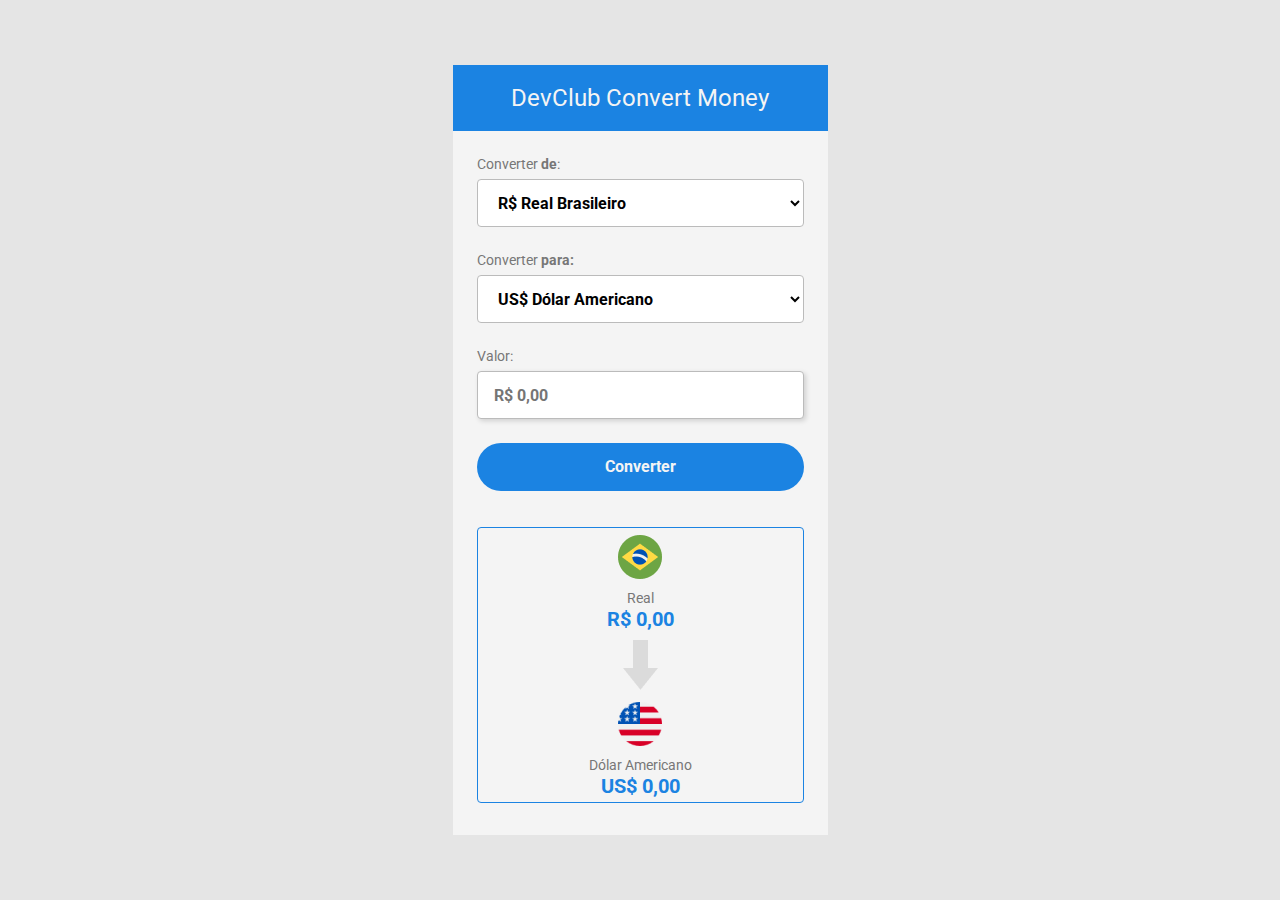
<file: desafio-convert-money/index.html>
<!DOCTYPE html>
<html lang="pt-br">

<head>
    <meta charset="UTF-8">
    <meta http-equiv="X-UA-Compatible" content="IE=edge">
    <meta name="viewport" content="width=device-width, initial-scale=1.0">
    <title>DevClub | Convert Money</title>
    <link rel="stylesheet" href="./css/styles.css">
    <link rel="shortcut icon" href="./img/convert.png" type="image/x-icon">
</head>

<body>
    <div class="container">
        <header class="header">
            <h1 class="title__header">DevClub Convert Money</h1>
        </header>

        <main class="main">
            <label class="main__label" for="">
                <p class="text">Converter <b>de</b>:</p>
                <select class="main__select" name="" id="">
                    <option value=""> R$ Real Brasileiro</option>
                </select>
            </label>

            <label class="main__label" for="">
                <p class="text">Converter <b>para:</b></p>
                <select class="main__select" name="" id="main__select">
                    <option value="US$ Dólar Americano">US$ Dólar Americano</option>
                    <option value="€ Euro">€ Euro</option>
                    <option value="₿ Bitcoin">₿ Bitcoin</option>
                </select>
            </label>

            <label class="main__label" for="">
                <p class="text">Valor:</p>
                <input class="main__input" id="main__input" type="text" placeholder="R$ 0,00">
            </label>

            <button class="main__btn" id="main__btn" type="button">Converter</button>

            <section class="main__section">
                <div>
                    <figure>
                        <img src="./img/brasil.png" alt="Bandeira do Brasil.">
                        <figcaption>
                            <p class="text text--margin">Real</p>
                        </figcaption>
                    </figure>
                    <p class="text-numbers" id="text-number-real">R$ 0,00</p>
                </div>

                <img class="section__img-arrow" src="./img/vector-arrow.png" alt="Seta apontando para baixo.">

                <div>
                    <figure>
                        <img id="image-currency" src="./img/estados-unidos.png" alt="Bandeira dos Estados Unidos.">
                        <figcaption>
                            <p class="text text--margin" id="name-currency">Dólar Americano</p>
                        </figcaption>
                    </figure>
                    <p class="text-numbers" id="text-number-currency">US$ 0,00</p>
                </div>
            </section>
        </main>
    </div>
</body>
<script src="./js/index.js"></script>

</html>
</file>
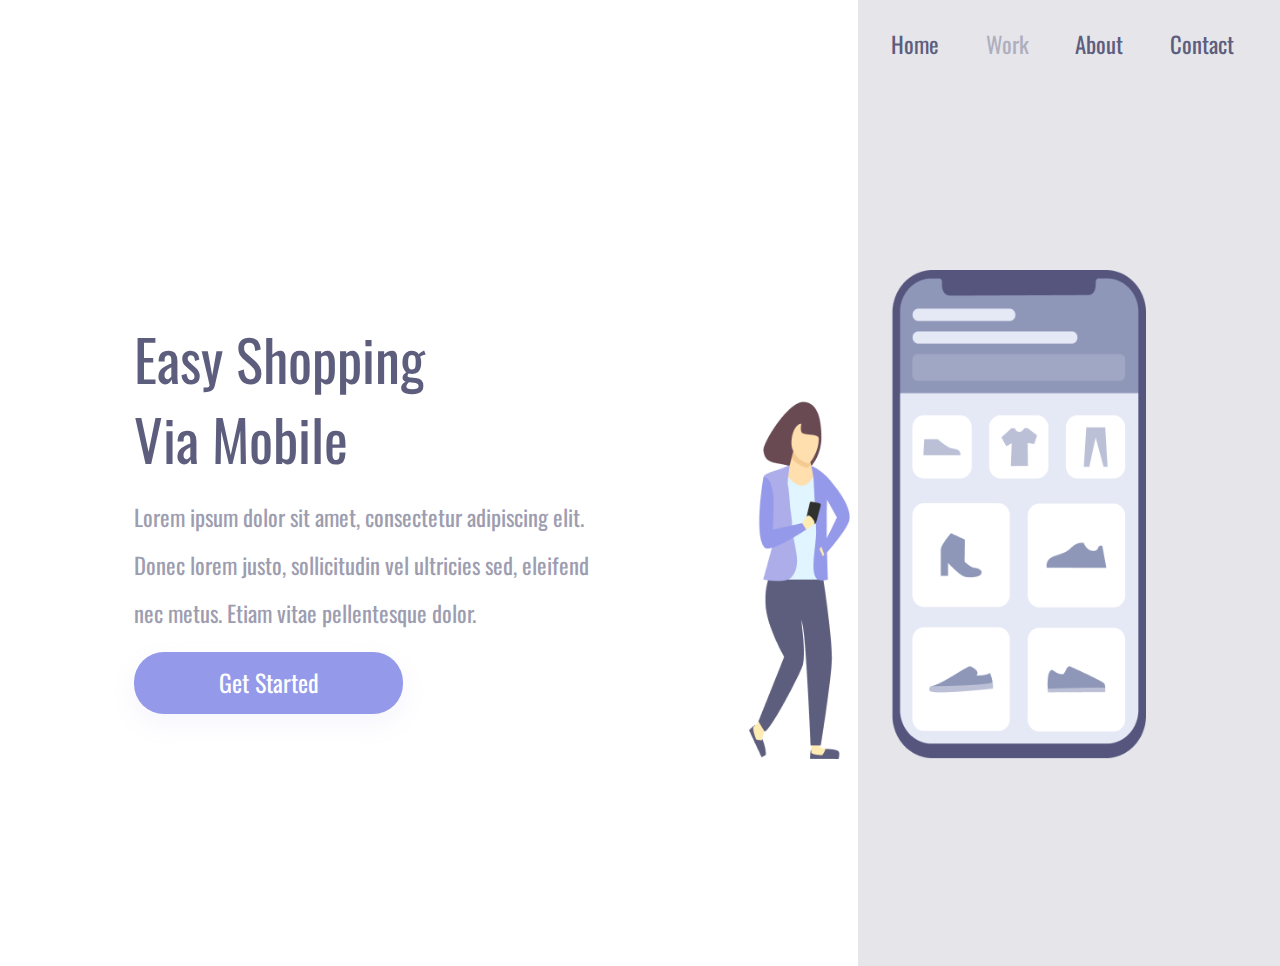
<file: desafio-easy-shopping/index.html>
<!DOCTYPE html>
<html lang="en">

<head>
    <meta charset="UTF-8">
    <meta http-equiv="X-UA-Compatible" content="IE=edge">
    <meta name="viewport" content="width=device-width, initial-scale=1.0">
    <title>Easy Shopping Via Mobile</title>
    <link rel="stylesheet" href="./css/style.css">
    <link rel="shortcut icon" href="./img/easy-shopping-via-mobile-logo.ico" type="image/x-icon">
</head>

<body>
    <header class="header">
        <nav class="menu">
            <a class="menu__link">Home</a>
            <a class="menu__link menu__link--opacity">Work</a>
            <a class="menu__link">About</a>
            <a class="menu__link">Contact</a>
        </nav>
    </header>

    <main class="main">
        <section class="main__text">

            <h1 class="title">Easy Shopping Via Mobile</h1>

            <p class="text">
                Lorem ipsum dolor sit amet, consectetur adipiscing
                elit. Donec lorem justo, sollicitudin vel ultricies sed,
                eleifend nec metus. Etiam vitae pellentesque dolor.
            </p>

            <button class="main__button">Get Started</button>
        </section>

        <div class="main__image">
            <img class="main__image-logo" src="./img/easy-shopping-via-mobile-logo.png" alt="Easy Shopping Via Mobile Logo" class="img-logo">
        </div>
    </main>
</body>

</html>
</file>
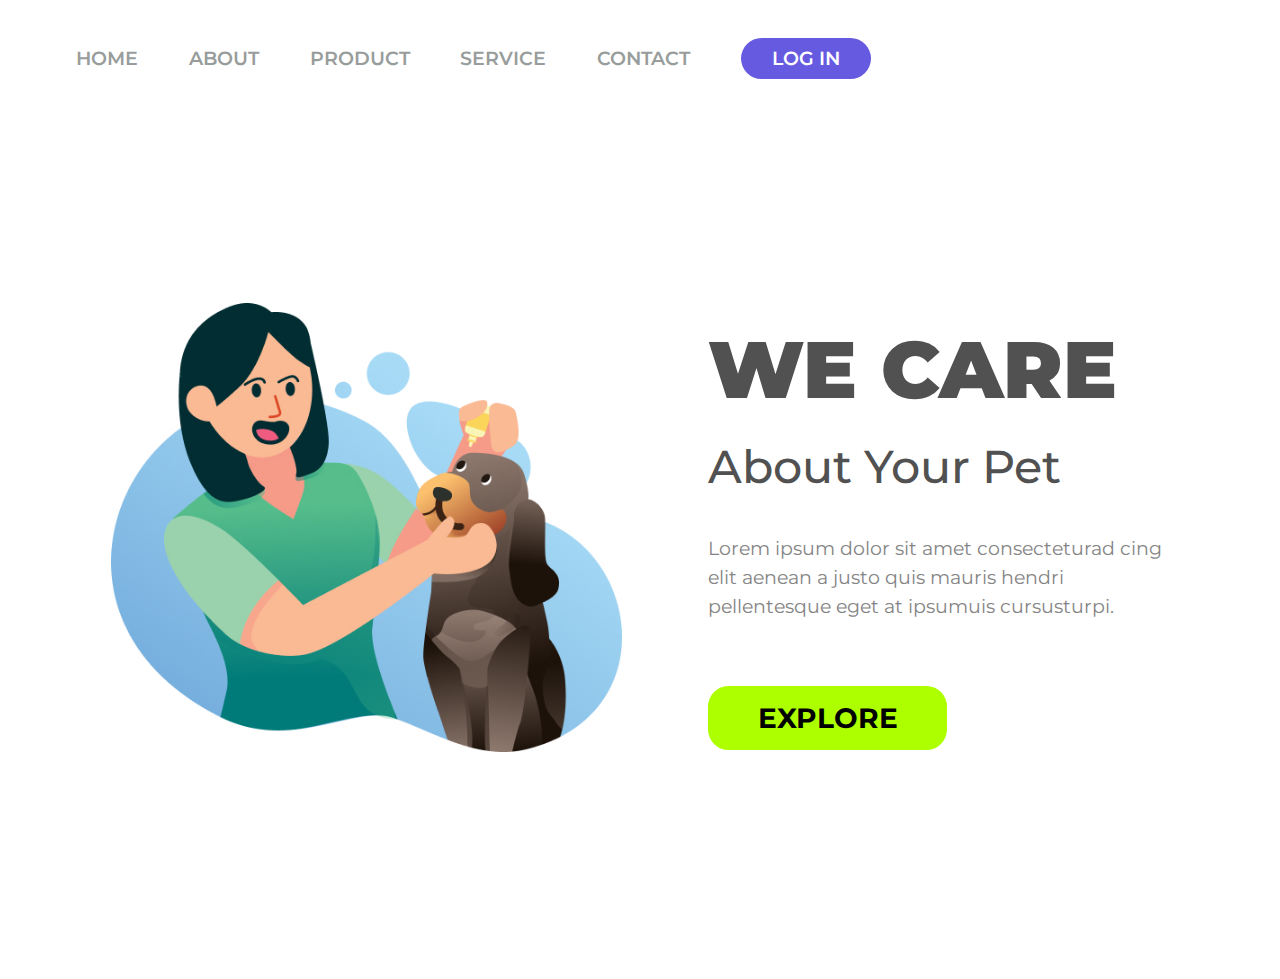
<file: desafio-we-care/index.html>
<!DOCTYPE html>
<html lang="pt-br">

<head>
    <meta charset="UTF-8">
    <meta http-equiv="X-UA-Compatible" content="IE=edge">
    <meta name="viewport" content="width=device-width, initial-scale=1.0">
    <title>We Care</title>
    <link rel="stylesheet" href="./css/style.css">
    <link rel="shortcut icon" href="./img/we-care-logo.ico" type="image/x-icon">
</head>

<body>
    <header class="header">
        <nav class="menu">
            <a class="menu__link">HOME</a>
            <a class="menu__link">ABOUT</a>
            <a class="menu__link">PRODUCT</a>
            <a class="menu__link">SERVICE</a>
            <a class="menu__link">CONTACT</a>
            <button class="menu__button">LOG IN</button>
        </nav>    
    </header>

    <main class="main">
        <div class="main__image">
            <img class="main__image-logo" src="./img/we-care-logo.jpg" alt="We Care Logo" class="img-logo">
        </div>

        <section class="main__text">
            
            <h1 class="title">WE CARE</h1>

            <h2 class="title title--smaller">About Your Pet</h2>

            <p class="text">
                Lorem ipsum dolor sit amet consecteturad cing elit aenean a justo quis mauris hendri pellentesque eget
                at ipsumuis cursusturpi.
            </p>

            <button class="main__button">EXPLORE</button>
        </section>
    </main>
</body>

</html>
</file>
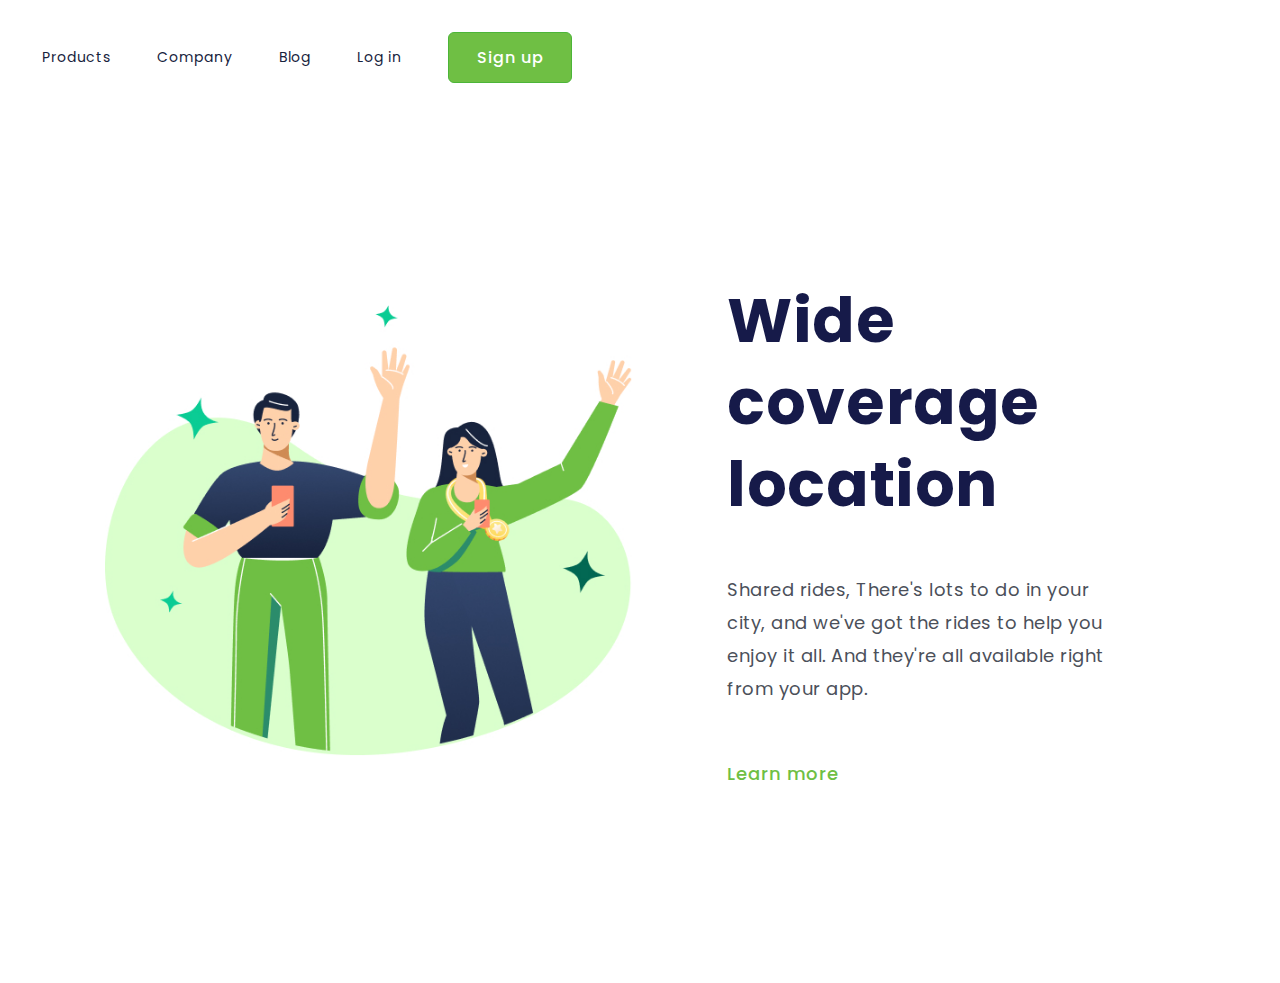
<file: desafio-wide-coverage-location/index.html>
<!DOCTYPE html>
<html lang="pt-br">

<head>
    <meta charset="UTF-8">
    <meta http-equiv="X-UA-Compatible" content="IE=edge">
    <meta name="viewport" content="width=device-width, initial-scale=1.0">
    <title>Wide Coverage Location</title>
    <link rel="stylesheet" href="./css/style.css">
    <link rel="shortcut icon" href="./img/wide-coverage-location-logo.ico" type="image/x-icon">
</head>

<body>
    <header class="header">
        <nav class="menu">
            <a class="menu__link">Products</a>
            <a class="menu__link">Company</a>
            <a class="menu__link">Blog</a>
            <a class="menu__link">Log in</a>
            <button class="menu__button">Sign up</button>
        </nav>
    </header>

    <main class="main">
        <div class="main__image">
            <img class="main__image-logo" src="./img/wide-coverage-location-logo.jpg" alt="Wide Coverage Location Logo">
        </div>

        <section class="main__text">
            <h1 class="title">Wide coverage location</h1>

            <p class="text">
                Shared rides, There's lots to do in your city, and we've got the rides to help you enjoy it all.
                And they're all available right from your app.
            </p>

            <a class="main__link">Learn more</a>
        </section>
    </main>
</body>

</html>
</file>
<file: desafio-convert-money/css/styles.css>
@import url('https://fonts.googleapis.com/css2?family=Roboto:wght@400;700&display=swap');

* {
    margin: 0;
    padding: 0;
    box-sizing: border-box;
    font-family: "Roboto", sans-serif;
    line-height: 18px;
}

html {
    font-size: 62.5%;
}

body {
    display: flex;
    align-items: center;
    justify-content: center; 
    background-color: #E5E5E5;   
    height: 100vh;
}

.container {
    display: flex;
    flex-direction: column;
    width: 375px;   
    background-color: #F4F4F4; 
}

.header {
    display: flex;
    align-items: center;
    justify-content: center;
    width: 100%;
    height: 66px;
    background-color: #1B83E2;
}

.title__header {
    font-weight: 400;
    font-size: 2.4rem;
    color: #F4F4F4;
}

.main {
    display: flex;
    flex-direction: column;
    align-items: center;
}

.main__label {
    display: flex;
    flex-direction: column;
    margin-top: 24px;    
}

.main__select, .main__input {
    width: 327px;
    height: 48px;
    font-weight: 700;
    font-size: 1.6rem;
    background: #FFFFFF;
    border: 1px solid #BBBBBB;
    border-radius: 4px;
    margin-top: 6px;
    cursor: pointer;
    outline: none; 
    padding-left: 16px;   
}

.main__input {
    box-shadow: 2px 2px 5px rgba(0, 0, 0, 0.15);
}

.main__btn {
    width: 327px;
    height: 48px;
    background: #1B83E2;
    border-radius: 25px;
    font-weight: 700;
    font-size: 1.6rem;
    color: #F4F4F4;
    border: none;
    margin-top: 24px;
    margin-bottom: 36px;
    cursor: pointer;
}

.main__btn:hover {
    opacity: 0.9;
}

.main:active {
    opacity: 0.7;
}

.main__section {
    display: flex;
    flex-direction: column;
    justify-content: center;
    align-items: center;
    width: 327px;
    height: 276px;
    border: 1px solid #1B83E2;
    border-radius: 4px;
    margin-bottom: 32px;
    text-align: center;
}

.section__img-arrow {
    margin: 12px 0;
}

.text {
    font-weight: 400;
    font-size: 1.4rem;
    color: #777777;
}

.text--margin {
    margin: 4px 0 3px 0;
}

.text-numbers {
    font-weight: 700;
    font-size: 2rem;
    color: #1B83E2;
}

@media(max-height: 800px) {
    .header {
        height: 45px;        
    }
    
    .title__header {
        font-size: 2.2rem;        
    }

    .main__label {
        margin-top: 10px;    
    }
       
    .main__select, .main__input {
        height: 38px;
        margin-top: 3px;
    }
    
    .main__btn {
        height: 38px;
        font-size: 1.6rem;
        margin-top: 10px;
        margin-bottom: 10px;
    }
    
    .main__section {
        width: 327px;
        height: 255px;
        margin-bottom: 18px;
    }
    
    .section__img-arrow {
        margin: 10px 0;
    }
    
    .text {
        font-size: 1.4rem;
    }
    
    .text--margin {
        margin: 2px 0 2px 0;
    }
    
    .text-numbers {
        font-size: 1.8rem;        
    }
}

@media(max-width: 400px) {
    .container {
        width: 275px;   
    }

    .main__label {
        width: 90%;    
    }
   
    .main__select, .main__input {
        width: 100%;
    }

    .main__btn {
        width: 90%;
    }
    
    .main__section {
        width: 90%;
    }
}
</file>
<file: desafio-easy-shopping/css/style.css>
@import url('https://fonts.googleapis.com/css2?family=Oswald&display=swap');

* {
    margin: 0;
    padding: 0;
    box-sizing: border-box;
    font-family: 'Oswald', sans-serif;
    font-weight: 400;
    color: #5D5D7D;
}

html {
    font-size: 62.5%;
    min-height: 100vh;
    background: linear-gradient(to right, #FFFFFF 0%, #FFFFFF 67%, rgba(93, 93, 125, 0.16) 67%, rgba(93, 93, 125, 0.16));
}

.header {
    display: flex;
    justify-content: flex-end;
    padding: 24.12px 0 0 0;
}

.menu {
    display: flex;
    justify-content: space-evenly;
    width: 34%;
}

.menu__link {
    font-size: 2.8rem;
    line-height: 41.5px;
    cursor: pointer;
}

.menu__link--opacity {
    opacity: 0.4;
}

.main {
    min-height: 100vh;
    display: flex;
    align-items: center;
    justify-content: space-evenly;
}

.main__image {
    width: 31%;
}

.main__image-logo {
    width: 100%;
}

.main__text {
    display: flex;
    flex-direction: column;
    width: 37.5%;
}

.main__button {
    width: 269px;
    height: 62px;
    background: #9499EA;;
    border-radius: 30px;
    border: none;
    box-shadow: 0px 10px 24px rgba(148, 153, 234, 0.0979959);
    font-size: 2.4rem;
    line-height: 35.57px;
    color: #FFFFFF;
    cursor: pointer;
}

.title {
    font-size: 7rem;
    line-height: 80px;
    width: 68%;
}

.text {
    margin: 15px 0px 15px 0;
    font-size: 2.8rem;
    line-height: 48px;
    width: 100%;
    opacity: 0.6;
}

@media(max-width: 1433px) {
    .menu__link, .text {
        font-size: 2.52rem;
    }

    .title {
        font-size: 6.3rem;
    }
}

@media(max-width: 1291px) {
    .menu__link, .text {
        font-size: 2.27rem;
    }

    .title {
        font-size: 5.67rem;
    }
}

@media(max-width: 1165px) {
    .menu__link, .text {
        font-size: 2.04rem;
    }

    .title {
        font-size: 5.10rem;
    }
}

@media(max-width: 1050px) {
    .menu__link, .text {
        font-size: 1.80rem;
    }

    .title {
        font-size: 4.50rem;
    }
}

@media(max-width: 930px) {
    html {
        background: #FFFFFF;
    }
    
    .header {
        justify-content: center;        
    }
    
    .menu {
        display: flex;
        justify-content: space-between;
        width: 72%;
    }
    
    .menu__link {
        font-size: 2.52rem;
    }
    
    .main {
        display: flex;
        align-items: none;
        flex-direction: column;
        margin-top: 58px;
    }
    
    .main__image {
        display: flex;
        justify-content: center;
        width: 100%;
        padding: 46px 0;
        background-color: rgba(93, 93, 125, 0.16);
    }
    
    .main__image-logo {
        width: 72%;
    }
    
    .main__text {
        display: flex;
        flex-direction: column;
        align-items: center;
        width: 72%;
        text-align: center;
        margin-bottom: 47px;
    }

    .title {
        font-size: 6.3rem;
        width: 100%;
    }
    
    .text {
        font-size: 2.52rem;
    }
}

@media(max-width: 500px) {
    .header {
        display: none;
    }

    .main {
        justify-content: start;
        min-height: 0;
    }
    
    .title {
        font-size: 3.6rem;
        line-height: 52px;        
    }
    
    .text {
        font-size: 1.4rem;
        line-height: 24px;
    }
}

@media(min-width: 200px) and (max-width: 430px) {
    .main {
        margin-top: 87px;
    }

    .main__image {
        padding: 55px 0;
    }

    .main__text {
        margin-bottom: 70px;
    }

    .text {
        margin: 30px 0px 30px 0;
    }
}

@media(max-width: 380px) {
    .main__button {
        width: 100%;
        height: 62px;
        font-size: 2rem;
        line-height: 24px;
    }
}
</file>
<file: desafio-we-care/css/style.css>
@import url('https://fonts.googleapis.com/css2?family=Montserrat:wght@400;500;600;700;900&display=swap');

* {
    margin: 0; 
    padding: 0; 
    box-sizing: border-box; 
    font-family: 'Montserrat', sans-serif;
}

html {
    font-size: 62.5%;
}

:root {
    --menu-text-font-size: 2.4rem;
    --title-font-size: 10rem;
    --title-smaller-font-size: 5.8rem;
    --main-button-font-size: 2.8rem;
}

.header {
    padding: 38px 0 0 76px;
}

.menu {
    display: flex;
    justify-content: space-between;
    align-items: center;
    width: 795px;
}

.menu__link {
    display: flex;
    font-weight: 600; 
    font-size: var(--menu-text-font-size);
    line-height: 2.9rem;
    color: #989D9C;
    cursor: pointer; 
}

.menu__button {
    background: #665AE1;
    border-radius: 20.5px;
    width: 130px;
    height: 41px;
    border: none; 
    font-size: var(--menu-text-font-size);
    line-height: 29px;
    font-weight: 600;
    color: #FFFFFF;
    cursor: pointer; 
}

.main {
    display: flex;
    justify-content: center;
    align-items: center;
    min-height: 100vh;
}

.main__image {
    width: 39.92%;
    margin-right: 86px;     
}

.main__image-logo {
    width: 100%;
}

.main__text {
    display: flex;
    flex-direction: column;
    justify-content: center;
    width: 36%;
}

.main__button {
    width: 239px;
    height: 64px;
    background: #ADFF00;
    border-radius: 20.5px;
    border: none;
    font-weight: 700;
    font-size: var(--main-button-font-size);
    line-height: 34px;
    color: #000000;
    cursor: pointer;
}

.title {
    font-weight: 900;
    font-size: var(--title-font-size);
    line-height: 122px;
    color: #515151; 
    width: 100%;  
}

.title--smaller {
    font-weight: 500;
    font-size: var(--title-smaller-font-size);
    line-height: 71px;
    color: #515151;
    width: 100%;
}

.text {
    font-weight: 400;
    font-size: var(--menu-text-font-size);
    line-height: 29px;
    color: #848484;
    width: 100%;
    margin: 32px 0 65px 0;
}

@media(max-width: 1436px) {
    .menu__link, .menu__button, .text {
        font-size: calc(var(--menu-text-font-size) - 0.48rem);
    }

    .title {
        font-size: calc(var(--title-font-size) - 2rem);
    }

    .title--smaller {
        font-size: calc(var(--title-smaller-font-size) - 1.16rem);
    }
}

@media(max-width: 1152px) {
    .menu__link, .menu__button, .text {
        font-size: calc(var(--menu-text-font-size) - 0.86rem);
    }

    .title {
        font-size: calc(var(--title-font-size) - 3.6rem);
    }

    .title--smaller {
        font-size: calc(var(--title-smaller-font-size) - 2.10rem);
    }
}

@media(max-width: 925px) {
    .header {
        display: flex;
        justify-content: center;
        padding: 38px 0 0 0;
    }
    
    .menu {
        width: 95%;
    }
    
    .main {
        flex-direction: column;
        padding: 70px 0 133px 0;
        text-align: center;
    }
    
    .main__image {
        width: 90%;
        margin-right: 0px;     
    }
    
    .main__image-logo {
        width: 100%;
    }
    
    .main__text {
        width: 68%;
        margin-top: 24px;
        align-items: center;
    }
}

@media(max-width: 650px) {
    .header, .text {
        display: none;
    }

    .main {
        padding: 149px 0 133px 0;
    }

     .title--smaller {
        margin: 7px 0 17px 0;
    }

    .title {
        font-size: calc(var(--title-font-size) - 5rem);
        line-height: 61px;
    }
    
    .title--smaller {
        font-size: calc(var(--title-smaller-font-size) - 2.8rem);
        line-height: 37px;
    }
}
</file>
<file: desafio-wide-coverage-location/css/style.css>
@import url('https://fonts.googleapis.com/css2?family=Poppins:wght@400;500;700&display=swap');

* {
    margin: 0;
    padding: 0;
    box-sizing: border-box;
    font-family: 'Poppins', sans-serif;
}

html {
    font-size: 62.5%;
    min-height: 100vh;
}

.header {
    padding: 32px 0 0 42px;
}

.menu {
    display: flex;
    justify-content: space-between;
    width: 530px;
}

.menu__link {
    display: flex;
    align-items: center;
    font-weight: 400;
    font-size: 1.4rem;
    line-height: 21px;
    color: #17233D;
    cursor: pointer;
    letter-spacing: 0.875px;
}

.menu__button {
    width: 124px;
    height: 51px;
    background: #6FBF44;
    border-radius: 6px;
    border: 1px solid #4CB538;
    font-weight: 500;
    font-size: 1.6rem;
    line-height: 24px;
    color: #FFFFFF;
    cursor: pointer;
    letter-spacing: 1px;
}

.main {
    min-height: 100vh;
    display: flex;
    align-items: center;
    justify-content: center;
}

.main__image {
    width: 42%;
    margin-right: 84.82px;
}

.main__image-logo {
    width: 100%;
}

.main__text {
    display: flex;
    flex-direction: column;
    justify-content: center;
    width: 35%;
}

.main__link {
    font-weight: 500;
    font-size: 1.8rem;
    line-height: 27px;
    letter-spacing: 1px;
    color: #6FBF44;
    cursor: pointer;
}

.title {
    font-weight: 700;
    font-size: 6.2rem;
    line-height: 82px;
    color: #161A49;
    letter-spacing: 0.596154px;
    width: 100%;
}

.text {
    margin: 47px 0px 55px 0;
    font-weight: 400;
    font-size: 1.8rem;
    line-height: 33px;
    color: #4B505A;
    width: 85%;
    letter-spacing: 0.5px;
}

@media(max-width: 1007px) {
    .header {
        display: flex;
        justify-content: center;
        padding: 32px 0 0 0;
        
    }
    
    .menu {
        width: 75%;
    } 
    
    .main {
        flex-direction: column-reverse;
        margin-top: 76px;
        text-align: center;
        min-height: 0;
    }

    .main__image {
        width: 50%;
        margin: 59px 0 22px 0;
    }
    
    .main__text {
        width: 50%;
    }

    .title {
        font-size: 4.2rem;
        line-height: 50px;
    }
    
    .text {
        margin: 29px 0px 26px 0;
        width: 100%
    }
}

@media(max-width: 600px) {
    .header {
        padding: 17px 15px 0 0;
    }

    .menu {
        width: 100%;
        flex-direction: row-reverse;
    } 

    .menu__link {
        display: none;
    }

    .menu__button {
        font-size: 1.2rem;
        line-height: 18px;
        width: 91px;
        height: 31px;
    }

    .main__image {
        width: 80%;
    }

    .main__text {
        width: 78%;
    }

    .title {
        font-size: 3.0rem;
    }
}
</file>
